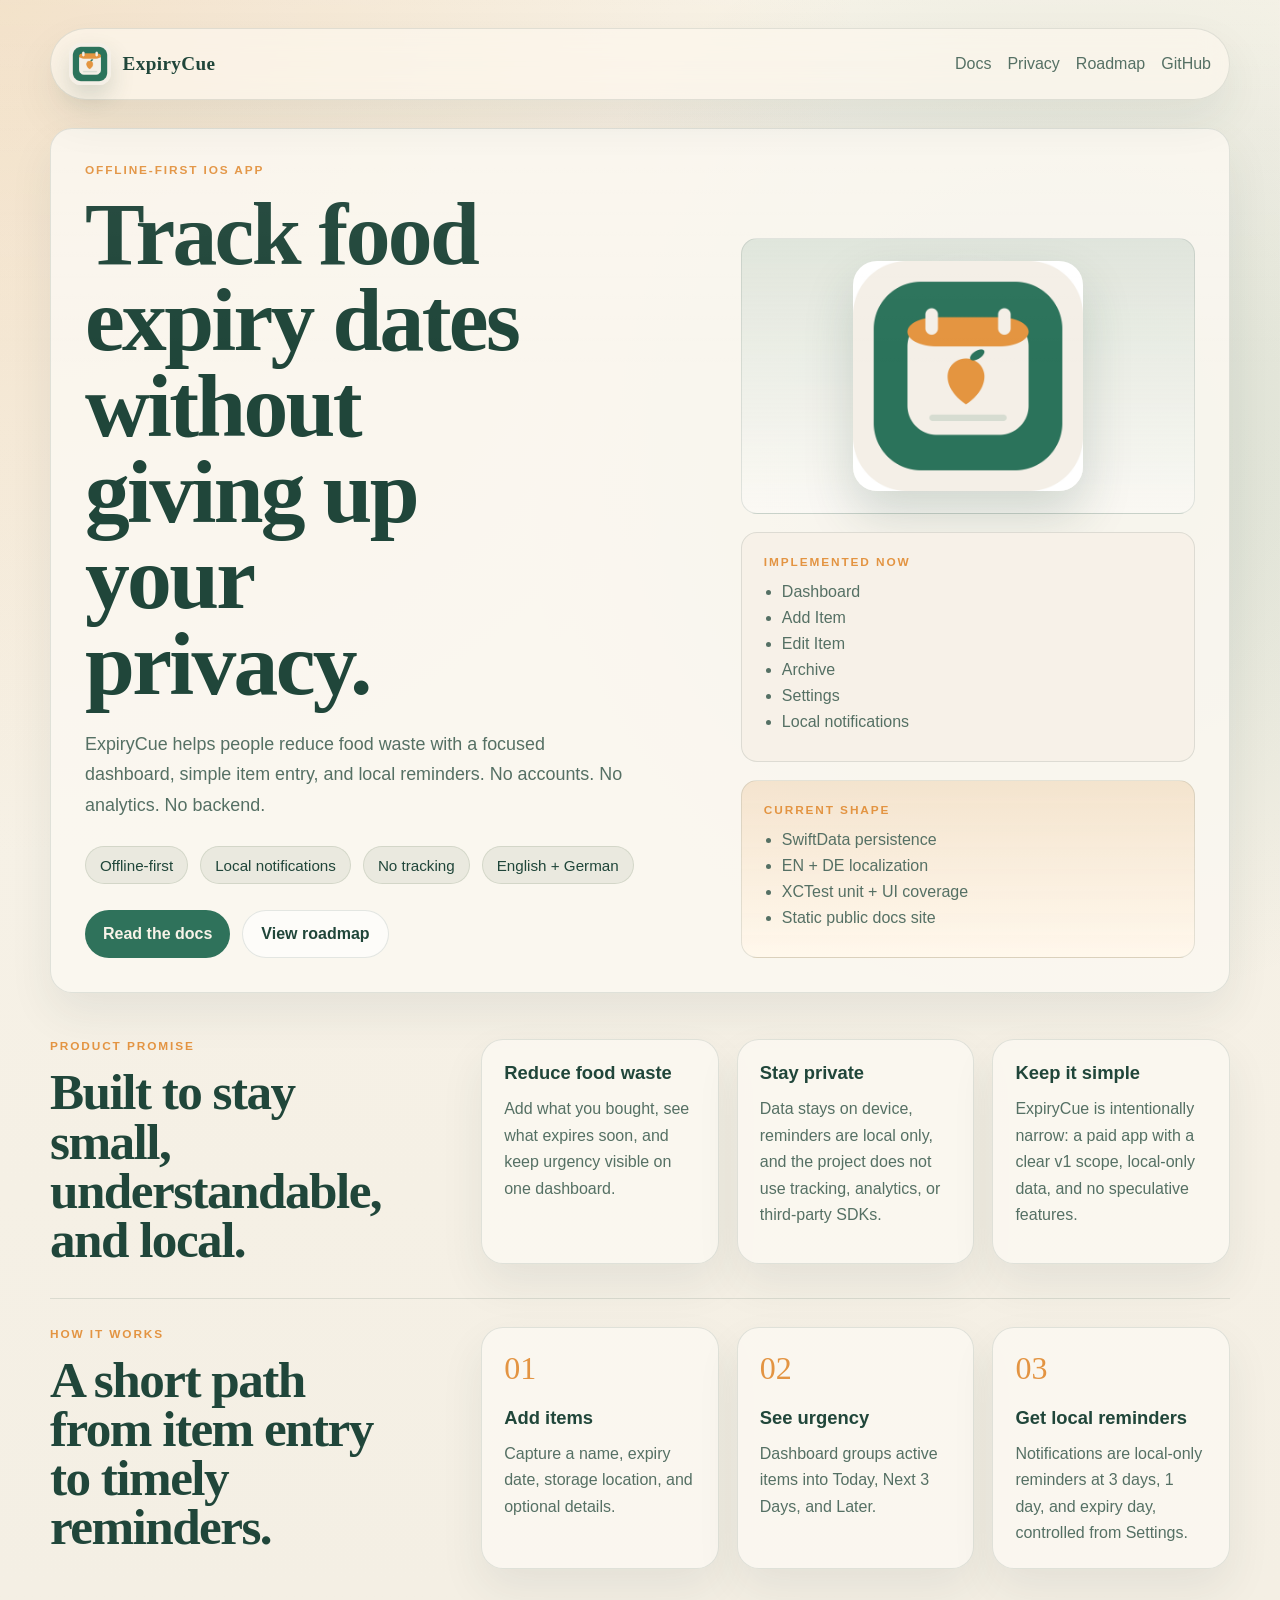
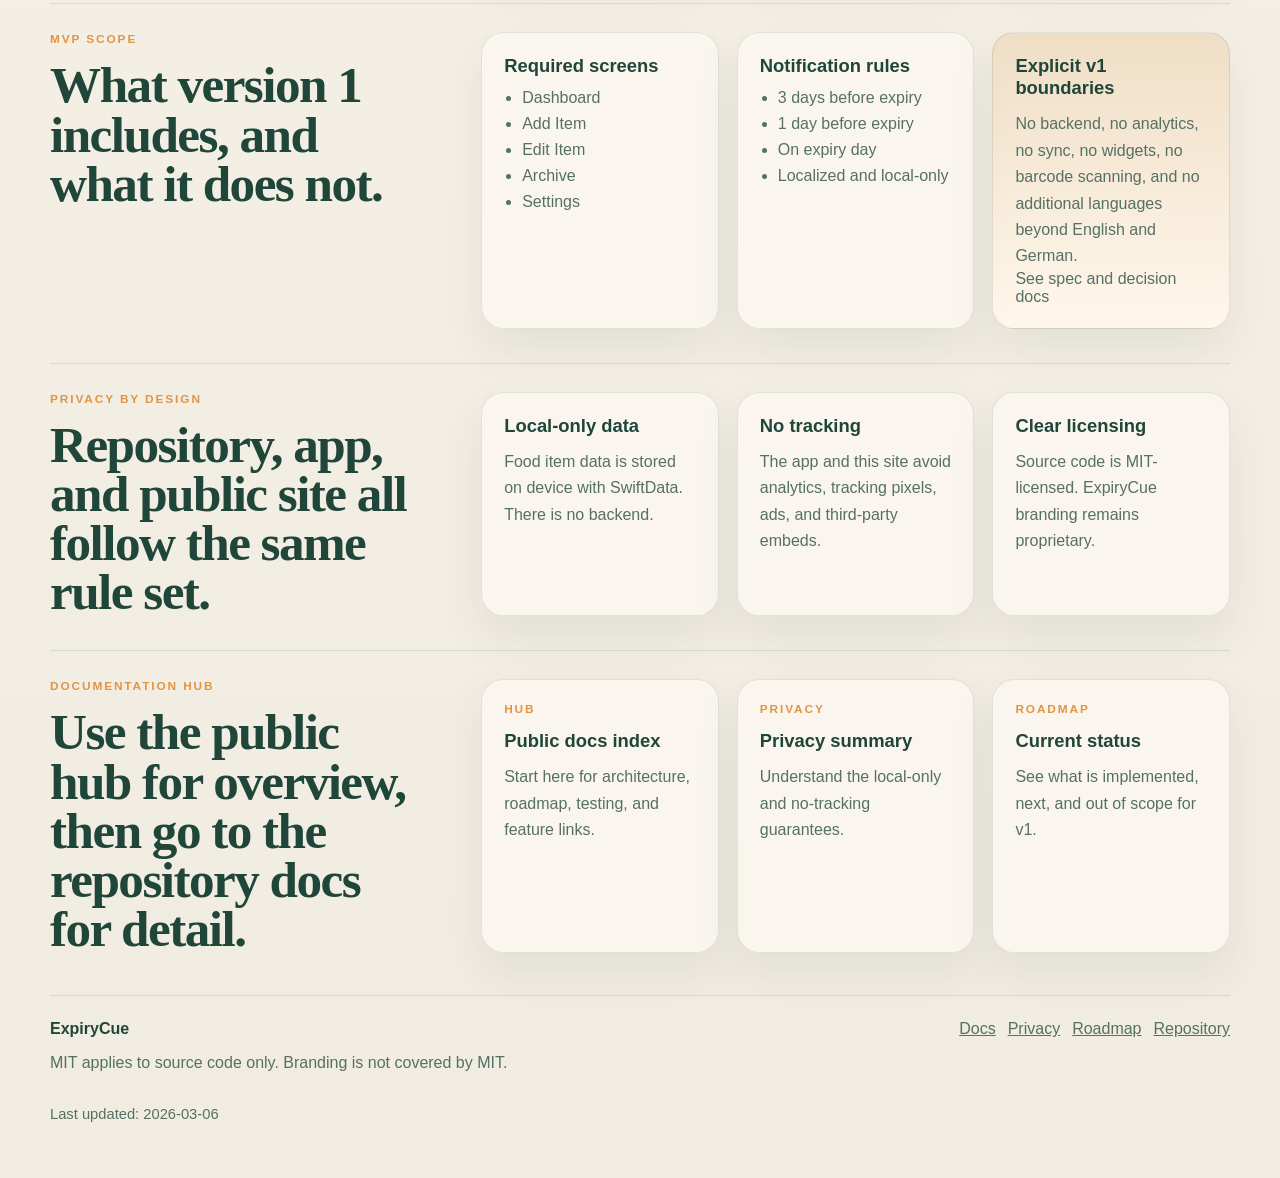
<file: docs/site/index.html>
<!DOCTYPE html>
<html lang="en">
  <head>
    <meta charset="UTF-8" />
    <meta name="viewport" content="width=device-width, initial-scale=1.0" />
    <title>ExpiryCue | Privacy-first food expiry tracking</title>
    <meta
      name="description"
      content="ExpiryCue is a privacy-first iOS app for tracking food expiry dates with local notifications and no tracking."
    />
    <link rel="canonical" href="https://gitzoz.github.io/expirycue/" />
    <meta property="og:type" content="website" />
    <meta property="og:site_name" content="ExpiryCue" />
    <meta property="og:title" content="ExpiryCue | Privacy-first food expiry tracking" />
    <meta property="og:description" content="Track food expiry dates, reduce waste, and keep reminders local. No accounts, no analytics, no backend." />
    <meta property="og:url" content="https://gitzoz.github.io/expirycue/" />
    <meta property="og:image" content="https://gitzoz.github.io/expirycue/assets/app-icon.png" />
    <meta name="twitter:card" content="summary_large_image" />
    <meta name="twitter:title" content="ExpiryCue | Privacy-first food expiry tracking" />
    <meta name="twitter:description" content="Track food expiry dates, reduce waste, and keep reminders local. No accounts, no analytics, no backend." />
    <meta name="twitter:image" content="https://gitzoz.github.io/expirycue/assets/app-icon.png" />
    <link rel="icon" type="image/png" href="assets/app-icon.png" />
    <link rel="apple-touch-icon" href="assets/app-icon.png" />
    <link rel="stylesheet" href="styles.css" />
    <script type="application/ld+json">
      {
        "@context": "https://schema.org",
        "@type": "SoftwareApplication",
        "name": "ExpiryCue",
        "applicationCategory": "UtilitiesApplication",
        "operatingSystem": "iOS",
        "description": "Privacy-first food expiry tracking with local notifications, no accounts, and no tracking.",
        "offers": {
          "@type": "Offer",
          "price": "2.99",
          "priceCurrency": "EUR"
        },
        "url": "https://gitzoz.github.io/expirycue/"
      }
    </script>
  </head>
  <body>
    <div class="page-shell">
      <header class="topbar">
        <a class="brand" href="index.html">
          <img class="brand-mark" src="assets/app-icon.png" alt="ExpiryCue app icon" />
          <span>ExpiryCue</span>
        </a>
        <nav class="topnav" aria-label="Primary">
          <a href="docs.html">Docs</a>
          <a href="privacy.html">Privacy</a>
          <a href="roadmap.html">Roadmap</a>
          <a href="https://github.com/Gitzoz/expirycue">GitHub</a>
        </nav>
      </header>

      <main>
        <section class="hero panel">
          <div class="hero-copy">
            <p class="eyebrow">Offline-first iOS app</p>
            <h1>Track food expiry dates without giving up your privacy.</h1>
            <p class="lede">
              ExpiryCue helps people reduce food waste with a focused dashboard,
              simple item entry, and local reminders. No accounts. No analytics.
              No backend.
            </p>
            <div class="badge-row" aria-label="Product principles">
              <span class="badge">Offline-first</span>
              <span class="badge">Local notifications</span>
              <span class="badge">No tracking</span>
              <span class="badge">English + German</span>
            </div>
            <div class="cta-row">
              <a class="button button-primary" href="docs.html">Read the docs</a>
              <a class="button button-secondary" href="roadmap.html">View roadmap</a>
            </div>
          </div>
          <aside class="hero-aside card-stack" aria-label="Current product snapshot">
            <div class="card-note hero-icon-card">
              <img src="assets/app-icon.png" alt="ExpiryCue app icon" />
            </div>
            <div class="card-note">
              <p class="note-label">Implemented now</p>
              <ul>
                <li>Dashboard</li>
                <li>Add Item</li>
                <li>Edit Item</li>
                <li>Archive</li>
                <li>Settings</li>
                <li>Local notifications</li>
              </ul>
            </div>
            <div class="card-note accent">
              <p class="note-label">Current shape</p>
              <ul>
                <li>SwiftData persistence</li>
                <li>EN + DE localization</li>
                <li>XCTest unit + UI coverage</li>
                <li>Static public docs site</li>
              </ul>
            </div>
          </aside>
        </section>

        <section class="section-grid">
          <div>
            <p class="section-label">Product promise</p>
            <h2>Built to stay small, understandable, and local.</h2>
          </div>
          <div class="three-up">
            <article class="panel compact-card">
              <h3>Reduce food waste</h3>
              <p>
                Add what you bought, see what expires soon, and keep urgency visible
                on one dashboard.
              </p>
            </article>
            <article class="panel compact-card">
              <h3>Stay private</h3>
              <p>
                Data stays on device, reminders are local only, and the project does
                not use tracking, analytics, or third-party SDKs.
              </p>
            </article>
            <article class="panel compact-card">
              <h3>Keep it simple</h3>
              <p>
                ExpiryCue is intentionally narrow: a paid app with a clear v1 scope,
                local-only data, and no speculative features.
              </p>
            </article>
          </div>
        </section>

        <section class="section-grid ruled">
          <div>
            <p class="section-label">How it works</p>
            <h2>A short path from item entry to timely reminders.</h2>
          </div>
          <div class="steps">
            <article class="step panel">
              <span class="step-index">01</span>
              <h3>Add items</h3>
              <p>Capture a name, expiry date, storage location, and optional details.</p>
            </article>
            <article class="step panel">
              <span class="step-index">02</span>
              <h3>See urgency</h3>
              <p>Dashboard groups active items into Today, Next 3 Days, and Later.</p>
            </article>
            <article class="step panel">
              <span class="step-index">03</span>
              <h3>Get local reminders</h3>
              <p>Notifications are local-only reminders at 3 days, 1 day, and expiry day, controlled from Settings.</p>
            </article>
          </div>
        </section>

        <section class="section-grid ruled">
          <div>
            <p class="section-label">MVP scope</p>
            <h2>What version 1 includes, and what it does not.</h2>
          </div>
          <div class="scope-grid">
            <article class="panel compact-card">
              <h3>Required screens</h3>
              <ul>
                <li>Dashboard</li>
                <li>Add Item</li>
                <li>Edit Item</li>
                <li>Archive</li>
                <li>Settings</li>
              </ul>
            </article>
            <article class="panel compact-card">
              <h3>Notification rules</h3>
              <ul>
                <li>3 days before expiry</li>
                <li>1 day before expiry</li>
                <li>On expiry day</li>
                <li>Localized and local-only</li>
              </ul>
            </article>
            <article class="panel compact-card warning-card">
              <h3>Explicit v1 boundaries</h3>
              <p>
                No backend, no analytics, no sync, no widgets, no barcode scanning, and
                no additional languages beyond English and German.
              </p>
              <a class="text-link" href="docs.html">See spec and decision docs</a>
            </article>
          </div>
        </section>

        <section class="section-grid ruled">
          <div>
            <p class="section-label">Privacy by design</p>
            <h2>Repository, app, and public site all follow the same rule set.</h2>
          </div>
          <div class="three-up">
            <article class="panel compact-card">
              <h3>Local-only data</h3>
              <p>Food item data is stored on device with SwiftData. There is no backend.</p>
            </article>
            <article class="panel compact-card">
              <h3>No tracking</h3>
              <p>The app and this site avoid analytics, tracking pixels, ads, and third-party embeds.</p>
            </article>
            <article class="panel compact-card">
              <h3>Clear licensing</h3>
              <p>Source code is MIT-licensed. ExpiryCue branding remains proprietary.</p>
            </article>
          </div>
        </section>

        <section class="section-grid ruled">
          <div>
            <p class="section-label">Documentation hub</p>
            <h2>Use the public hub for overview, then go to the repository docs for detail.</h2>
          </div>
          <div class="docs-grid">
            <a class="doc-link panel" href="docs.html">
              <span class="doc-kind">Hub</span>
              <strong>Public docs index</strong>
              <span>Start here for architecture, roadmap, testing, and feature links.</span>
            </a>
            <a class="doc-link panel" href="privacy.html">
              <span class="doc-kind">Privacy</span>
              <strong>Privacy summary</strong>
              <span>Understand the local-only and no-tracking guarantees.</span>
            </a>
            <a class="doc-link panel" href="roadmap.html">
              <span class="doc-kind">Roadmap</span>
              <strong>Current status</strong>
              <span>See what is implemented, next, and out of scope for v1.</span>
            </a>
          </div>
        </section>
      </main>

      <footer class="site-footer">
        <div>
          <strong>ExpiryCue</strong>
          <p>MIT applies to source code only. Branding is not covered by MIT.</p>
        </div>
        <div class="footer-links">
          <a href="docs.html">Docs</a>
          <a href="privacy.html">Privacy</a>
          <a href="roadmap.html">Roadmap</a>
          <a href="https://github.com/Gitzoz/expirycue">Repository</a>
        </div>
        <p class="footer-meta">Last updated: 2026-03-06</p>
      </footer>
    </div>
  </body>
</html>
</file>
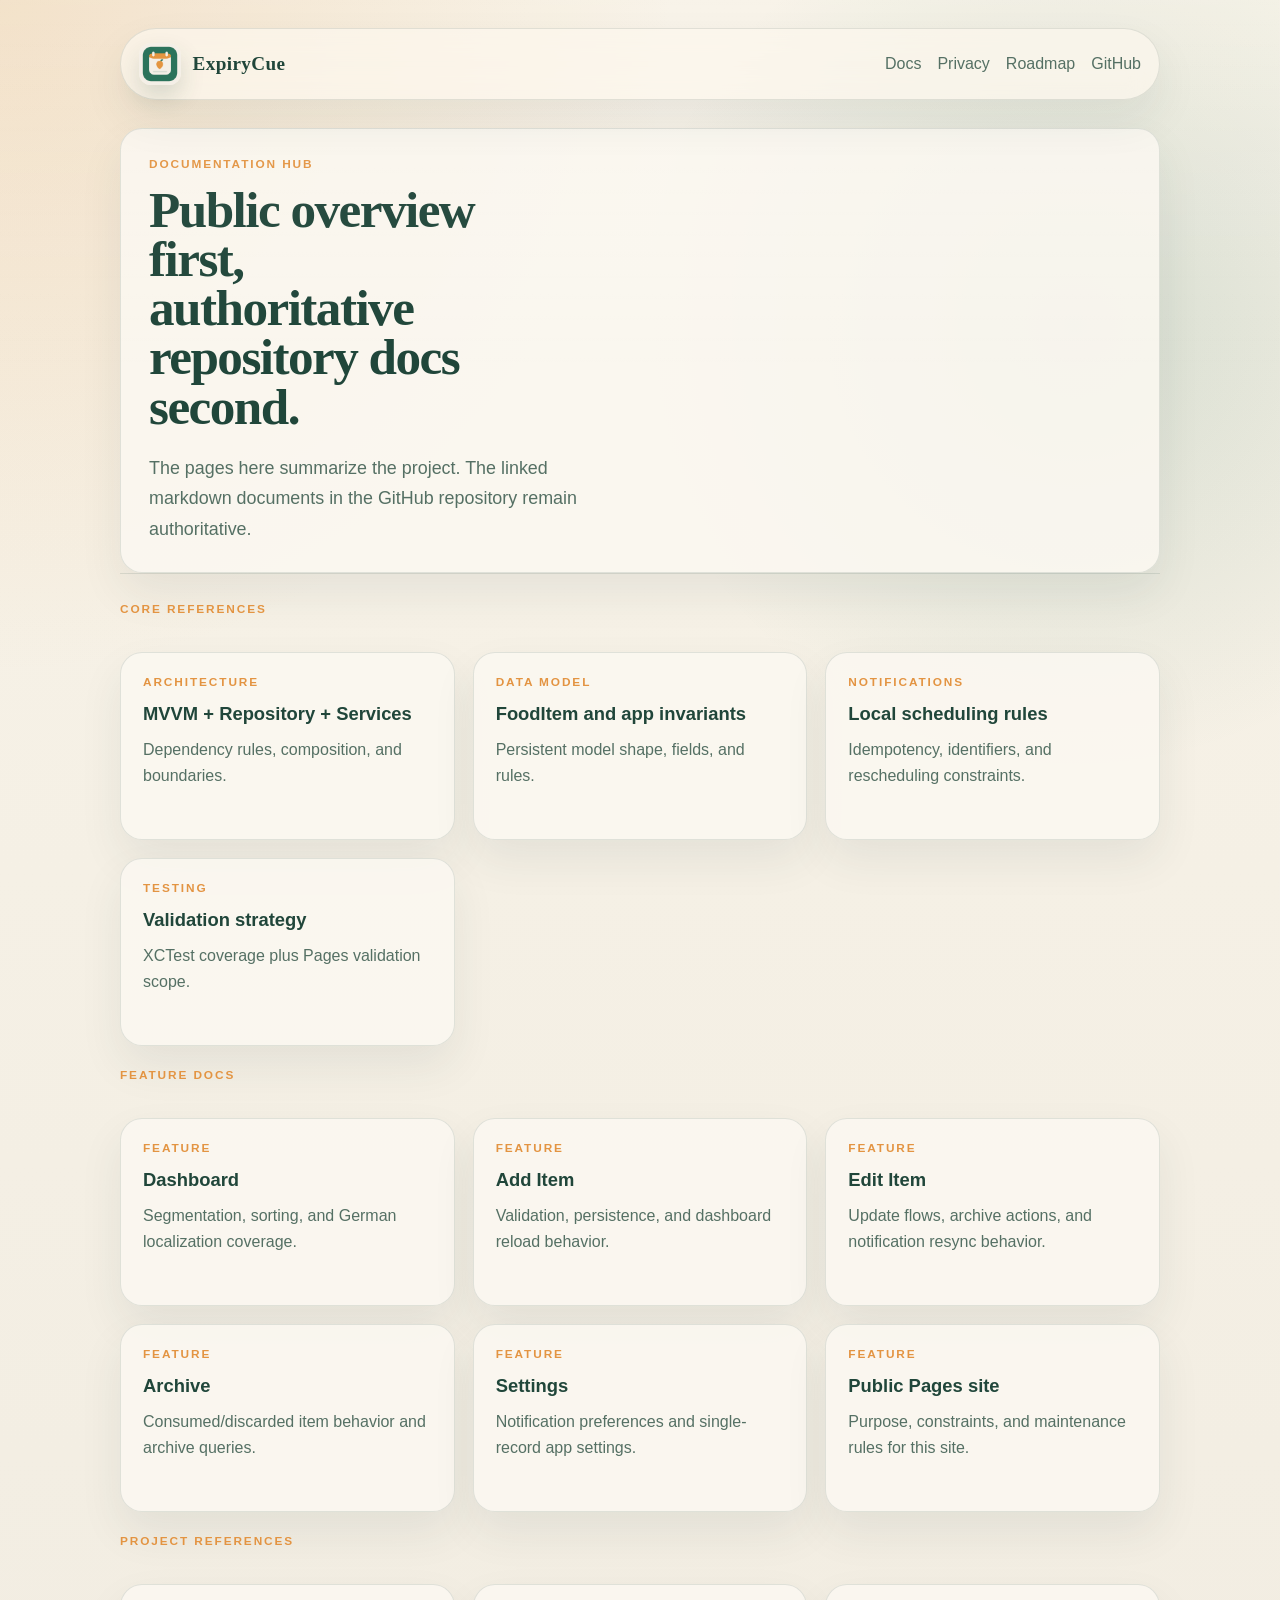
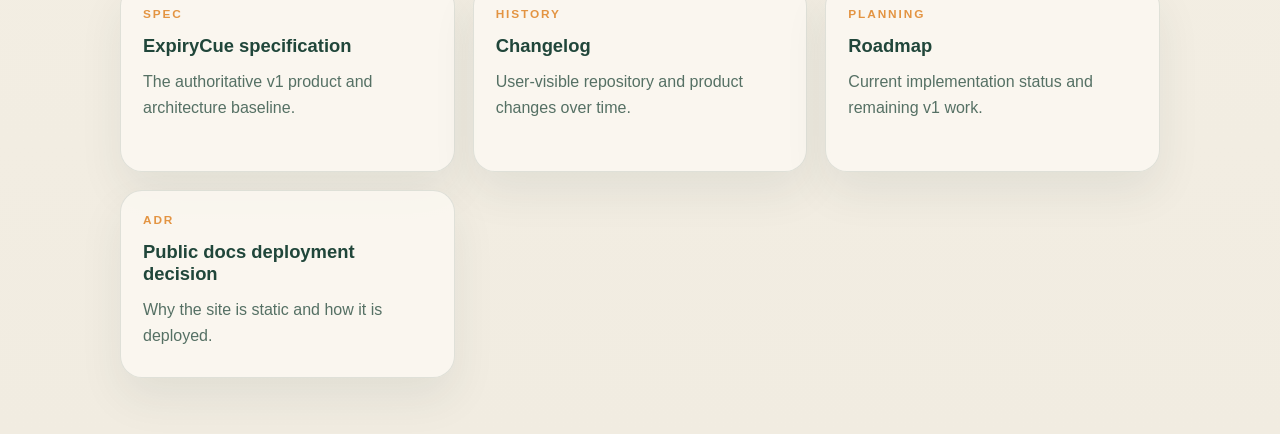
<file: docs/site/docs.html>
<!DOCTYPE html>
<html lang="en">
  <head>
    <meta charset="UTF-8" />
    <meta name="viewport" content="width=device-width, initial-scale=1.0" />
    <title>ExpiryCue Docs Hub</title>
    <meta name="description" content="Public documentation hub for ExpiryCue." />
    <link rel="canonical" href="https://gitzoz.github.io/expirycue/docs.html" />
    <meta property="og:type" content="website" />
    <meta property="og:site_name" content="ExpiryCue" />
    <meta property="og:title" content="ExpiryCue Docs Hub" />
    <meta property="og:description" content="Public overview pages and links to the authoritative ExpiryCue repository documentation." />
    <meta property="og:url" content="https://gitzoz.github.io/expirycue/docs.html" />
    <meta property="og:image" content="https://gitzoz.github.io/expirycue/assets/app-icon.png" />
    <meta name="twitter:card" content="summary_large_image" />
    <meta name="twitter:title" content="ExpiryCue Docs Hub" />
    <meta name="twitter:description" content="Public overview pages and links to the authoritative ExpiryCue repository documentation." />
    <meta name="twitter:image" content="https://gitzoz.github.io/expirycue/assets/app-icon.png" />
    <link rel="icon" type="image/png" href="assets/app-icon.png" />
    <link rel="stylesheet" href="styles.css" />
  </head>
  <body>
    <div class="page-shell inner-shell">
      <header class="topbar">
        <a class="brand" href="index.html">
          <img class="brand-mark" src="assets/app-icon.png" alt="ExpiryCue app icon" />
          <span>ExpiryCue</span>
        </a>
        <nav class="topnav" aria-label="Primary">
          <a href="docs.html">Docs</a>
          <a href="privacy.html">Privacy</a>
          <a href="roadmap.html">Roadmap</a>
          <a href="https://github.com/Gitzoz/expirycue">GitHub</a>
        </nav>
      </header>

      <main>
        <section class="page-intro panel">
          <p class="eyebrow">Documentation hub</p>
          <h1>Public overview first, authoritative repository docs second.</h1>
          <p class="lede compact">
            The pages here summarize the project. The linked markdown documents in the GitHub repository remain authoritative.
          </p>
        </section>

        <section class="link-groups ruled">
          <div class="link-group">
            <p class="section-label">Core references</p>
            <div class="docs-grid">
              <a class="doc-link panel" href="https://github.com/Gitzoz/expirycue/blob/main/docs/architecture.md">
                <span class="doc-kind">Architecture</span>
                <strong>MVVM + Repository + Services</strong>
                <span>Dependency rules, composition, and boundaries.</span>
              </a>
              <a class="doc-link panel" href="https://github.com/Gitzoz/expirycue/blob/main/docs/data-model.md">
                <span class="doc-kind">Data model</span>
                <strong>FoodItem and app invariants</strong>
                <span>Persistent model shape, fields, and rules.</span>
              </a>
              <a class="doc-link panel" href="https://github.com/Gitzoz/expirycue/blob/main/docs/notifications.md">
                <span class="doc-kind">Notifications</span>
                <strong>Local scheduling rules</strong>
                <span>Idempotency, identifiers, and rescheduling constraints.</span>
              </a>
              <a class="doc-link panel" href="https://github.com/Gitzoz/expirycue/blob/main/docs/testing.md">
                <span class="doc-kind">Testing</span>
                <strong>Validation strategy</strong>
                <span>XCTest coverage plus Pages validation scope.</span>
              </a>
            </div>
          </div>

          <div class="link-group">
            <p class="section-label">Feature docs</p>
            <div class="docs-grid">
              <a class="doc-link panel" href="https://github.com/Gitzoz/expirycue/blob/main/docs/features/dashboard.md">
                <span class="doc-kind">Feature</span>
                <strong>Dashboard</strong>
                <span>Segmentation, sorting, and German localization coverage.</span>
              </a>
              <a class="doc-link panel" href="https://github.com/Gitzoz/expirycue/blob/main/docs/features/add-item.md">
                <span class="doc-kind">Feature</span>
                <strong>Add Item</strong>
                <span>Validation, persistence, and dashboard reload behavior.</span>
              </a>
              <a class="doc-link panel" href="https://github.com/Gitzoz/expirycue/blob/main/docs/features/edit-item.md">
                <span class="doc-kind">Feature</span>
                <strong>Edit Item</strong>
                <span>Update flows, archive actions, and notification resync behavior.</span>
              </a>
              <a class="doc-link panel" href="https://github.com/Gitzoz/expirycue/blob/main/docs/features/archive.md">
                <span class="doc-kind">Feature</span>
                <strong>Archive</strong>
                <span>Consumed/discarded item behavior and archive queries.</span>
              </a>
              <a class="doc-link panel" href="https://github.com/Gitzoz/expirycue/blob/main/docs/features/settings.md">
                <span class="doc-kind">Feature</span>
                <strong>Settings</strong>
                <span>Notification preferences and single-record app settings.</span>
              </a>
              <a class="doc-link panel" href="https://github.com/Gitzoz/expirycue/blob/main/docs/features/github-pages-site.md">
                <span class="doc-kind">Feature</span>
                <strong>Public Pages site</strong>
                <span>Purpose, constraints, and maintenance rules for this site.</span>
              </a>
            </div>
          </div>

          <div class="link-group">
            <p class="section-label">Project references</p>
            <div class="docs-grid">
              <a class="doc-link panel" href="https://github.com/Gitzoz/expirycue/blob/main/docs/spec/ExpiryCueSpec.md">
                <span class="doc-kind">Spec</span>
                <strong>ExpiryCue specification</strong>
                <span>The authoritative v1 product and architecture baseline.</span>
              </a>
              <a class="doc-link panel" href="https://github.com/Gitzoz/expirycue/blob/main/CHANGELOG.md">
                <span class="doc-kind">History</span>
                <strong>Changelog</strong>
                <span>User-visible repository and product changes over time.</span>
              </a>
              <a class="doc-link panel" href="https://github.com/Gitzoz/expirycue/blob/main/ROADMAP.md">
                <span class="doc-kind">Planning</span>
                <strong>Roadmap</strong>
                <span>Current implementation status and remaining v1 work.</span>
              </a>
              <a class="doc-link panel" href="https://github.com/Gitzoz/expirycue/blob/main/docs/decisions/ADR-0001-github-pages-public-docs.md">
                <span class="doc-kind">ADR</span>
                <strong>Public docs deployment decision</strong>
                <span>Why the site is static and how it is deployed.</span>
              </a>
            </div>
          </div>
        </section>
      </main>
    </div>
  </body>
</html>
</file>
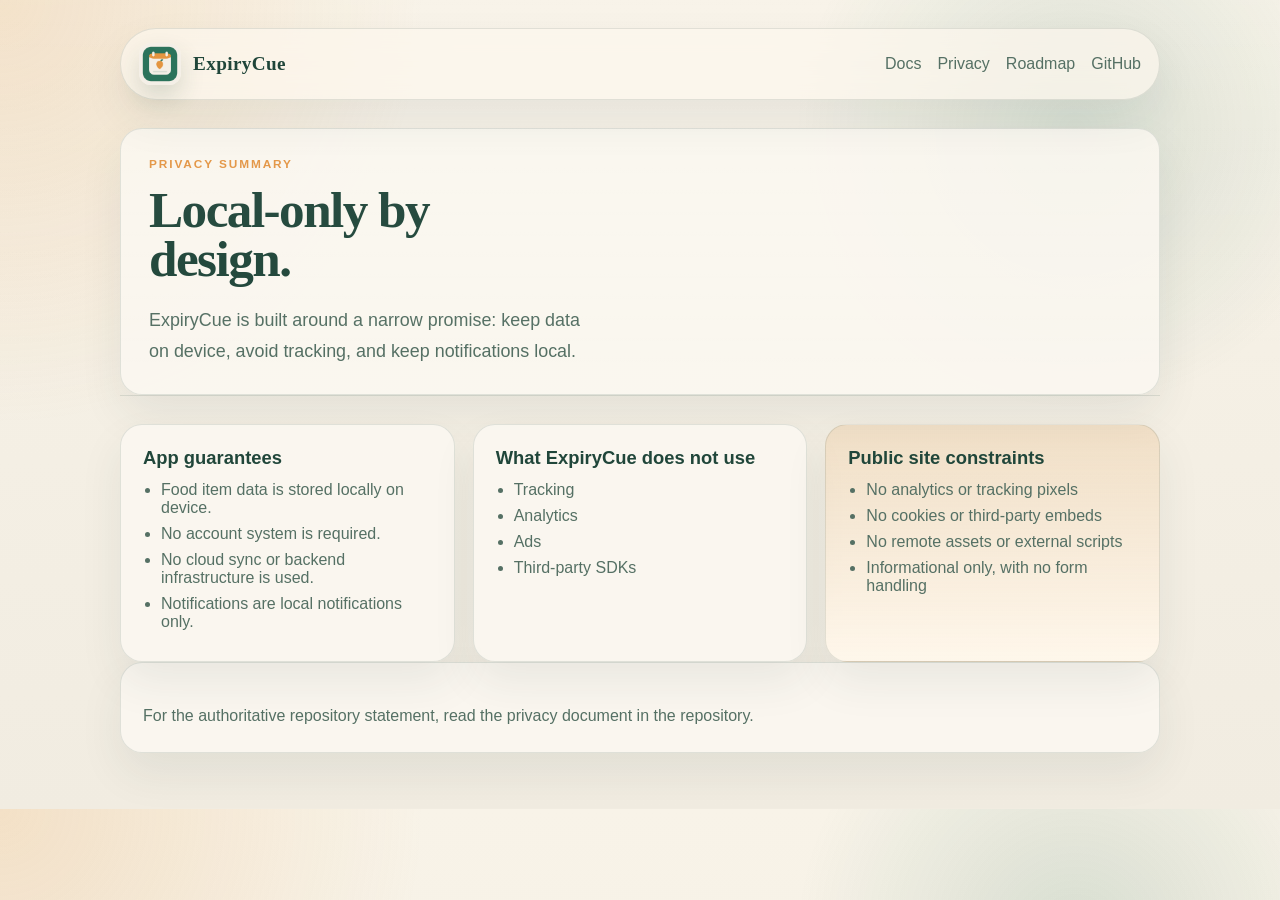
<file: docs/site/privacy.html>
<!DOCTYPE html>
<html lang="en">
  <head>
    <meta charset="UTF-8" />
    <meta name="viewport" content="width=device-width, initial-scale=1.0" />
    <title>ExpiryCue Privacy</title>
    <meta name="description" content="Privacy summary for ExpiryCue and its public documentation site." />
    <link rel="canonical" href="https://gitzoz.github.io/expirycue/privacy.html" />
    <meta property="og:type" content="website" />
    <meta property="og:site_name" content="ExpiryCue" />
    <meta property="og:title" content="ExpiryCue Privacy" />
    <meta property="og:description" content="Read the local-only, no-tracking privacy summary for ExpiryCue and its public documentation site." />
    <meta property="og:url" content="https://gitzoz.github.io/expirycue/privacy.html" />
    <meta property="og:image" content="https://gitzoz.github.io/expirycue/assets/app-icon.png" />
    <meta name="twitter:card" content="summary_large_image" />
    <meta name="twitter:title" content="ExpiryCue Privacy" />
    <meta name="twitter:description" content="Read the local-only, no-tracking privacy summary for ExpiryCue and its public documentation site." />
    <meta name="twitter:image" content="https://gitzoz.github.io/expirycue/assets/app-icon.png" />
    <link rel="icon" type="image/png" href="assets/app-icon.png" />
    <link rel="stylesheet" href="styles.css" />
  </head>
  <body>
    <div class="page-shell inner-shell">
      <header class="topbar">
        <a class="brand" href="index.html">
          <img class="brand-mark" src="assets/app-icon.png" alt="ExpiryCue app icon" />
          <span>ExpiryCue</span>
        </a>
        <nav class="topnav" aria-label="Primary">
          <a href="docs.html">Docs</a>
          <a href="privacy.html">Privacy</a>
          <a href="roadmap.html">Roadmap</a>
          <a href="https://github.com/Gitzoz/expirycue">GitHub</a>
        </nav>
      </header>

      <main>
        <section class="page-intro panel">
          <p class="eyebrow">Privacy summary</p>
          <h1>Local-only by design.</h1>
          <p class="lede compact">
            ExpiryCue is built around a narrow promise: keep data on device, avoid tracking, and keep notifications local.
          </p>
        </section>

        <section class="privacy-grid ruled">
          <article class="panel compact-card">
            <h2>App guarantees</h2>
            <ul>
              <li>Food item data is stored locally on device.</li>
              <li>No account system is required.</li>
              <li>No cloud sync or backend infrastructure is used.</li>
              <li>Notifications are local notifications only.</li>
            </ul>
          </article>
          <article class="panel compact-card">
            <h2>What ExpiryCue does not use</h2>
            <ul>
              <li>Tracking</li>
              <li>Analytics</li>
              <li>Ads</li>
              <li>Third-party SDKs</li>
            </ul>
          </article>
          <article class="panel compact-card warning-card">
            <h2>Public site constraints</h2>
            <ul>
              <li>No analytics or tracking pixels</li>
              <li>No cookies or third-party embeds</li>
              <li>No remote assets or external scripts</li>
              <li>Informational only, with no form handling</li>
            </ul>
          </article>
        </section>

        <section class="ruled text-panel panel">
          <p>
            For the authoritative repository statement, read the
            <a class="text-link" href="https://github.com/Gitzoz/expirycue/blob/main/PRIVACY.md">privacy document in the repository</a>.
          </p>
        </section>
      </main>
    </div>
  </body>
</html>
</file>
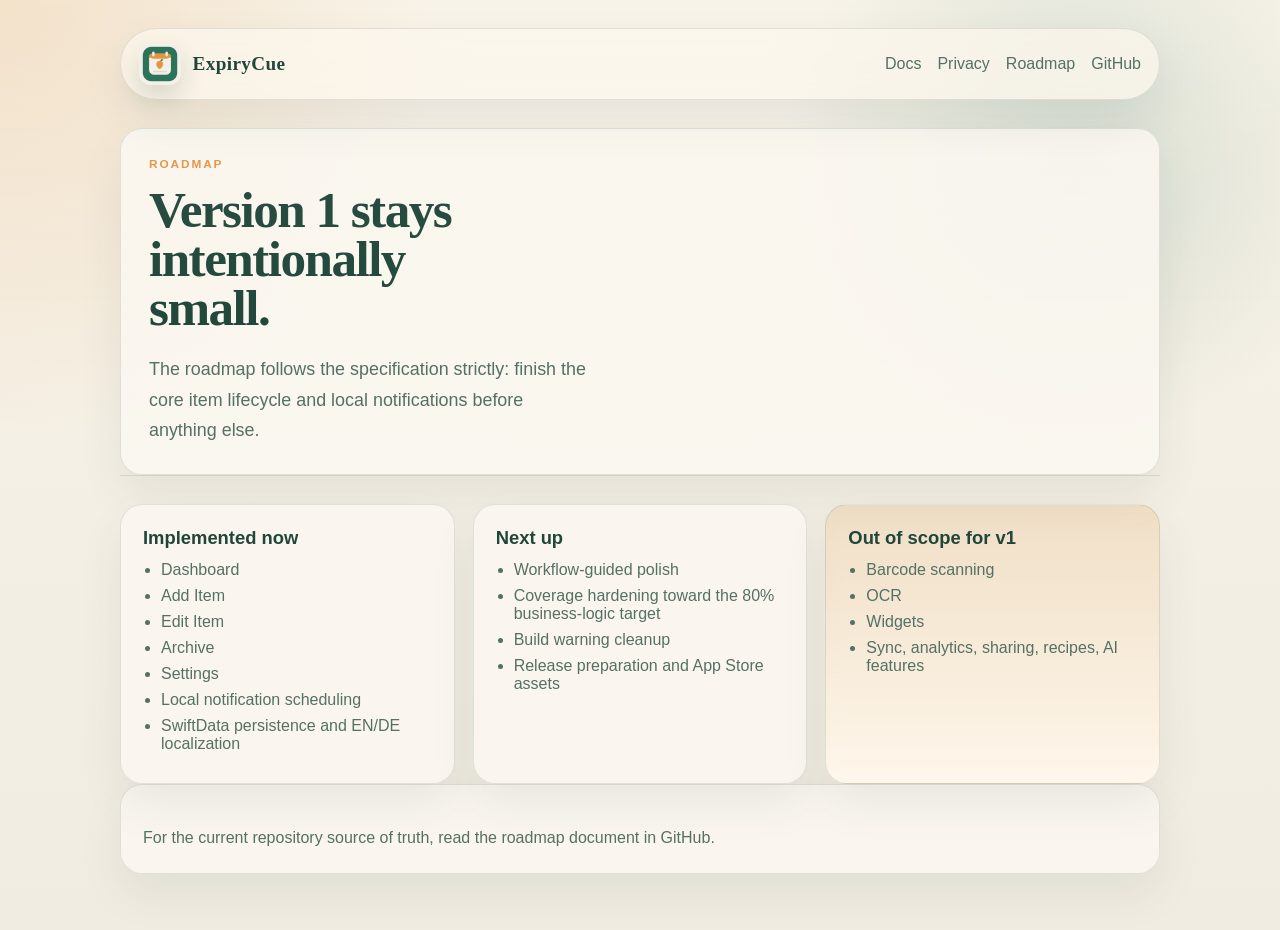
<file: docs/site/roadmap.html>
<!DOCTYPE html>
<html lang="en">
  <head>
    <meta charset="UTF-8" />
    <meta name="viewport" content="width=device-width, initial-scale=1.0" />
    <title>ExpiryCue Roadmap</title>
    <meta name="description" content="Current roadmap and scope boundaries for ExpiryCue." />
    <link rel="canonical" href="https://gitzoz.github.io/expirycue/roadmap.html" />
    <meta property="og:type" content="website" />
    <meta property="og:site_name" content="ExpiryCue" />
    <meta property="og:title" content="ExpiryCue Roadmap" />
    <meta property="og:description" content="Current roadmap, implemented scope, and explicit v1 boundaries for ExpiryCue." />
    <meta property="og:url" content="https://gitzoz.github.io/expirycue/roadmap.html" />
    <meta property="og:image" content="https://gitzoz.github.io/expirycue/assets/app-icon.png" />
    <meta name="twitter:card" content="summary_large_image" />
    <meta name="twitter:title" content="ExpiryCue Roadmap" />
    <meta name="twitter:description" content="Current roadmap, implemented scope, and explicit v1 boundaries for ExpiryCue." />
    <meta name="twitter:image" content="https://gitzoz.github.io/expirycue/assets/app-icon.png" />
    <link rel="icon" type="image/png" href="assets/app-icon.png" />
    <link rel="stylesheet" href="styles.css" />
  </head>
  <body>
    <div class="page-shell inner-shell">
      <header class="topbar">
        <a class="brand" href="index.html">
          <img class="brand-mark" src="assets/app-icon.png" alt="ExpiryCue app icon" />
          <span>ExpiryCue</span>
        </a>
        <nav class="topnav" aria-label="Primary">
          <a href="docs.html">Docs</a>
          <a href="privacy.html">Privacy</a>
          <a href="roadmap.html">Roadmap</a>
          <a href="https://github.com/Gitzoz/expirycue">GitHub</a>
        </nav>
      </header>

      <main>
        <section class="page-intro panel">
          <p class="eyebrow">Roadmap</p>
          <h1>Version 1 stays intentionally small.</h1>
          <p class="lede compact">
            The roadmap follows the specification strictly: finish the core item lifecycle and local notifications before anything else.
          </p>
        </section>

        <section class="scope-grid ruled">
          <article class="panel compact-card">
            <h2>Implemented now</h2>
            <ul>
              <li>Dashboard</li>
              <li>Add Item</li>
              <li>Edit Item</li>
              <li>Archive</li>
              <li>Settings</li>
              <li>Local notification scheduling</li>
              <li>SwiftData persistence and EN/DE localization</li>
            </ul>
          </article>
          <article class="panel compact-card">
            <h2>Next up</h2>
            <ul>
              <li>Workflow-guided polish</li>
              <li>Coverage hardening toward the 80% business-logic target</li>
              <li>Build warning cleanup</li>
              <li>Release preparation and App Store assets</li>
            </ul>
          </article>
          <article class="panel compact-card warning-card">
            <h2>Out of scope for v1</h2>
            <ul>
              <li>Barcode scanning</li>
              <li>OCR</li>
              <li>Widgets</li>
              <li>Sync, analytics, sharing, recipes, AI features</li>
            </ul>
          </article>
        </section>

        <section class="ruled text-panel panel">
          <p>
            For the current repository source of truth, read the
            <a class="text-link" href="https://github.com/Gitzoz/expirycue/blob/main/ROADMAP.md">roadmap document in GitHub</a>.
          </p>
        </section>
      </main>
    </div>
  </body>
</html>
</file>
<file: docs/site/styles.css>
:root {
  --bg: #f1ece1;
  --bg-strong: #ebe3d2;
  --panel: rgba(251, 248, 241, 0.88);
  --panel-strong: rgba(247, 241, 232, 0.98);
  --text: #20463a;
  --muted: #557064;
  --accent: #e39442;
  --accent-strong: #2f725b;
  --accent-soft: #f4d8b6;
  --line: rgba(32, 70, 58, 0.12);
  --shadow: 0 20px 44px rgba(32, 70, 58, 0.08);
  --radius: 22px;
  --radius-sm: 16px;
}

* {
  box-sizing: border-box;
}

html {
  scroll-behavior: smooth;
}

body {
  margin: 0;
  font-family: "SF Pro Text", "Helvetica Neue", Helvetica, Arial, sans-serif;
  color: var(--text);
  background:
    radial-gradient(circle at top left, rgba(227, 165, 93, 0.24), transparent 28%),
    radial-gradient(circle at 84% 16%, rgba(47, 114, 91, 0.16), transparent 22%),
    linear-gradient(180deg, #f8f3e8 0%, var(--bg) 100%);
}

body::before {
  content: "";
  position: fixed;
  inset: 0;
  pointer-events: none;
  background:
    linear-gradient(90deg, transparent 0, transparent calc(100% - 1px), rgba(255, 255, 255, 0.08) calc(100% - 1px)),
    linear-gradient(180deg, rgba(255, 255, 255, 0.14), transparent 42%);
  opacity: 0.5;
}

img {
  max-width: 100%;
}

a {
  color: inherit;
}

.page-shell {
  width: min(1180px, calc(100% - 32px));
  margin: 0 auto;
  padding: 28px 0 56px;
}

.inner-shell {
  width: min(1040px, calc(100% - 32px));
}

.topbar {
  display: flex;
  align-items: center;
  justify-content: space-between;
  gap: 20px;
  margin-bottom: 28px;
  padding: 14px 18px;
  border: 1px solid var(--line);
  border-radius: 999px;
  background: rgba(252, 247, 238, 0.72);
  backdrop-filter: blur(14px);
  box-shadow: var(--shadow);
}

.brand {
  display: inline-flex;
  align-items: center;
  gap: 12px;
  font-family: Iowan Old Style, Palatino Linotype, Book Antiqua, Georgia, serif;
  font-size: 1.2rem;
  font-weight: 700;
  text-decoration: none;
  letter-spacing: 0.02em;
}

.brand-mark {
  width: 42px;
  height: 42px;
  border-radius: 12px;
  box-shadow: 0 12px 24px rgba(32, 70, 58, 0.16);
}

.topnav {
  display: flex;
  flex-wrap: wrap;
  gap: 16px;
}

.topnav a,
.text-link {
  text-decoration: none;
  color: var(--muted);
}

.topnav a:hover,
.text-link:hover {
  color: var(--accent);
}

.panel {
  border: 1px solid var(--line);
  border-radius: var(--radius);
  background: var(--panel);
  box-shadow: var(--shadow);
}

.hero {
  display: grid;
  grid-template-columns: minmax(0, 1.28fr) minmax(320px, 0.92fr);
  gap: 24px;
  padding: 34px;
}

.hero-copy h1,
.page-intro h1,
.section-grid h2 {
  font-family: Iowan Old Style, Palatino Linotype, Book Antiqua, Georgia, serif;
  line-height: 0.96;
  letter-spacing: -0.03em;
  margin: 0;
}

.hero-copy h1 {
  font-size: clamp(3rem, 7vw, 5.8rem);
  max-width: 10ch;
}

.page-intro h1,
.section-grid h2 {
  font-size: clamp(2.1rem, 4vw, 3.2rem);
  max-width: 14ch;
}

.eyebrow,
.section-label,
.note-label,
.doc-kind {
  margin: 0 0 14px;
  text-transform: uppercase;
  letter-spacing: 0.16em;
  font-size: 0.74rem;
  color: var(--accent);
  font-weight: 700;
}

.lede {
  font-size: 1.12rem;
  line-height: 1.7;
  max-width: 54ch;
  color: var(--muted);
  margin: 22px 0 0;
}

.compact {
  max-width: 44ch;
}

.badge-row,
.cta-row,
.footer-links {
  display: flex;
  flex-wrap: wrap;
  gap: 12px;
}

.badge-row {
  margin-top: 26px;
}

.badge {
  display: inline-flex;
  align-items: center;
  min-height: 38px;
  padding: 0 14px;
  border-radius: 999px;
  background: rgba(107, 129, 98, 0.11);
  border: 1px solid rgba(107, 129, 98, 0.18);
  color: var(--text);
  font-size: 0.95rem;
}

.cta-row {
  margin-top: 26px;
}

.button {
  display: inline-flex;
  align-items: center;
  justify-content: center;
  min-height: 48px;
  padding: 0 18px;
  border-radius: 999px;
  text-decoration: none;
  font-weight: 700;
}

.button-primary {
  background: var(--accent-strong);
  color: #f8f3e8;
}

.button-secondary {
  background: rgba(255, 255, 255, 0.64);
  color: var(--text);
  border: 1px solid var(--line);
}

.card-stack {
  display: grid;
  gap: 18px;
  align-content: end;
}

.card-note,
.compact-card,
.step,
.doc-link,
.text-panel {
  padding: 22px;
}

.card-note {
  background: var(--panel-strong);
  border: 1px solid var(--line);
  border-radius: var(--radius-sm);
}

.card-note ul,
.compact-card ul,
.step ul,
.text-panel ul {
  margin: 12px 0 0;
  padding-left: 18px;
  color: var(--muted);
}

.card-note li,
.compact-card li,
.step li,
.text-panel li {
  margin: 8px 0;
}

.accent,
.warning-card {
  background: linear-gradient(180deg, rgba(227, 165, 93, 0.22), rgba(255, 247, 235, 0.94));
}

.hero-icon-card {
  display: grid;
  place-items: center;
  min-height: 240px;
  background:
    radial-gradient(circle at 50% 35%, rgba(255, 255, 255, 0.34), transparent 30%),
    linear-gradient(180deg, rgba(47, 114, 91, 0.12), rgba(255, 255, 255, 0.36));
}

.hero-icon-card img {
  width: min(100%, 230px);
  border-radius: 24px;
  box-shadow: 0 24px 50px rgba(32, 70, 58, 0.18);
}

.section-grid {
  display: grid;
  grid-template-columns: minmax(0, 0.7fr) minmax(0, 1.3fr);
  gap: 28px;
  margin-top: 34px;
  padding-top: 12px;
}

.ruled {
  border-top: 1px solid var(--line);
  padding-top: 28px;
}

.three-up,
.scope-grid,
.docs-grid,
.privacy-grid {
  display: grid;
  grid-template-columns: repeat(3, minmax(0, 1fr));
  gap: 18px;
}

.steps {
  display: grid;
  grid-template-columns: repeat(3, minmax(0, 1fr));
  gap: 18px;
}

.compact-card h3,
.step h3,
.doc-link strong,
.privacy-grid h2,
.scope-grid h2 {
  margin: 0;
  font-size: 1.15rem;
}

.compact-card p,
.step p,
.doc-link span:last-child,
.text-panel p {
  margin: 12px 0 0;
  line-height: 1.65;
  color: var(--muted);
}

.step-index {
  display: inline-flex;
  margin-bottom: 20px;
  color: var(--accent);
  font-family: Iowan Old Style, Palatino Linotype, Book Antiqua, Georgia, serif;
  font-size: 2rem;
}

.doc-link {
  text-decoration: none;
  display: flex;
  flex-direction: column;
  min-height: 188px;
}

.doc-link:hover {
  transform: translateY(-2px);
  transition: transform 140ms ease;
  border-color: rgba(47, 114, 91, 0.18);
}

.link-groups,
.link-group {
  display: grid;
  gap: 22px;
}

.page-intro {
  padding: 28px;
}

.site-footer {
  display: grid;
  grid-template-columns: minmax(0, 1fr) auto;
  gap: 18px;
  margin-top: 42px;
  padding-top: 24px;
  border-top: 1px solid var(--line);
  color: var(--muted);
}

.site-footer strong {
  color: var(--text);
}

.footer-meta {
  grid-column: 1 / -1;
  margin: 0;
  font-size: 0.92rem;
}

@media (max-width: 980px) {
  .hero,
  .section-grid,
  .site-footer {
    grid-template-columns: 1fr;
  }

  .three-up,
  .scope-grid,
  .docs-grid,
  .privacy-grid,
  .steps {
    grid-template-columns: 1fr;
  }

  .hero-copy h1 {
    max-width: none;
  }
}

@media (max-width: 720px) {
  .page-shell,
  .inner-shell {
    width: min(100% - 20px, 1000px);
    padding-top: 18px;
  }

  .topbar {
    border-radius: 28px;
    align-items: flex-start;
    flex-direction: column;
  }

  .hero,
  .page-intro,
  .card-note,
  .compact-card,
  .step,
  .doc-link,
  .text-panel {
    padding: 20px;
  }

  .hero-copy h1,
  .page-intro h1,
  .section-grid h2 {
    letter-spacing: -0.04em;
  }
}
</file>
